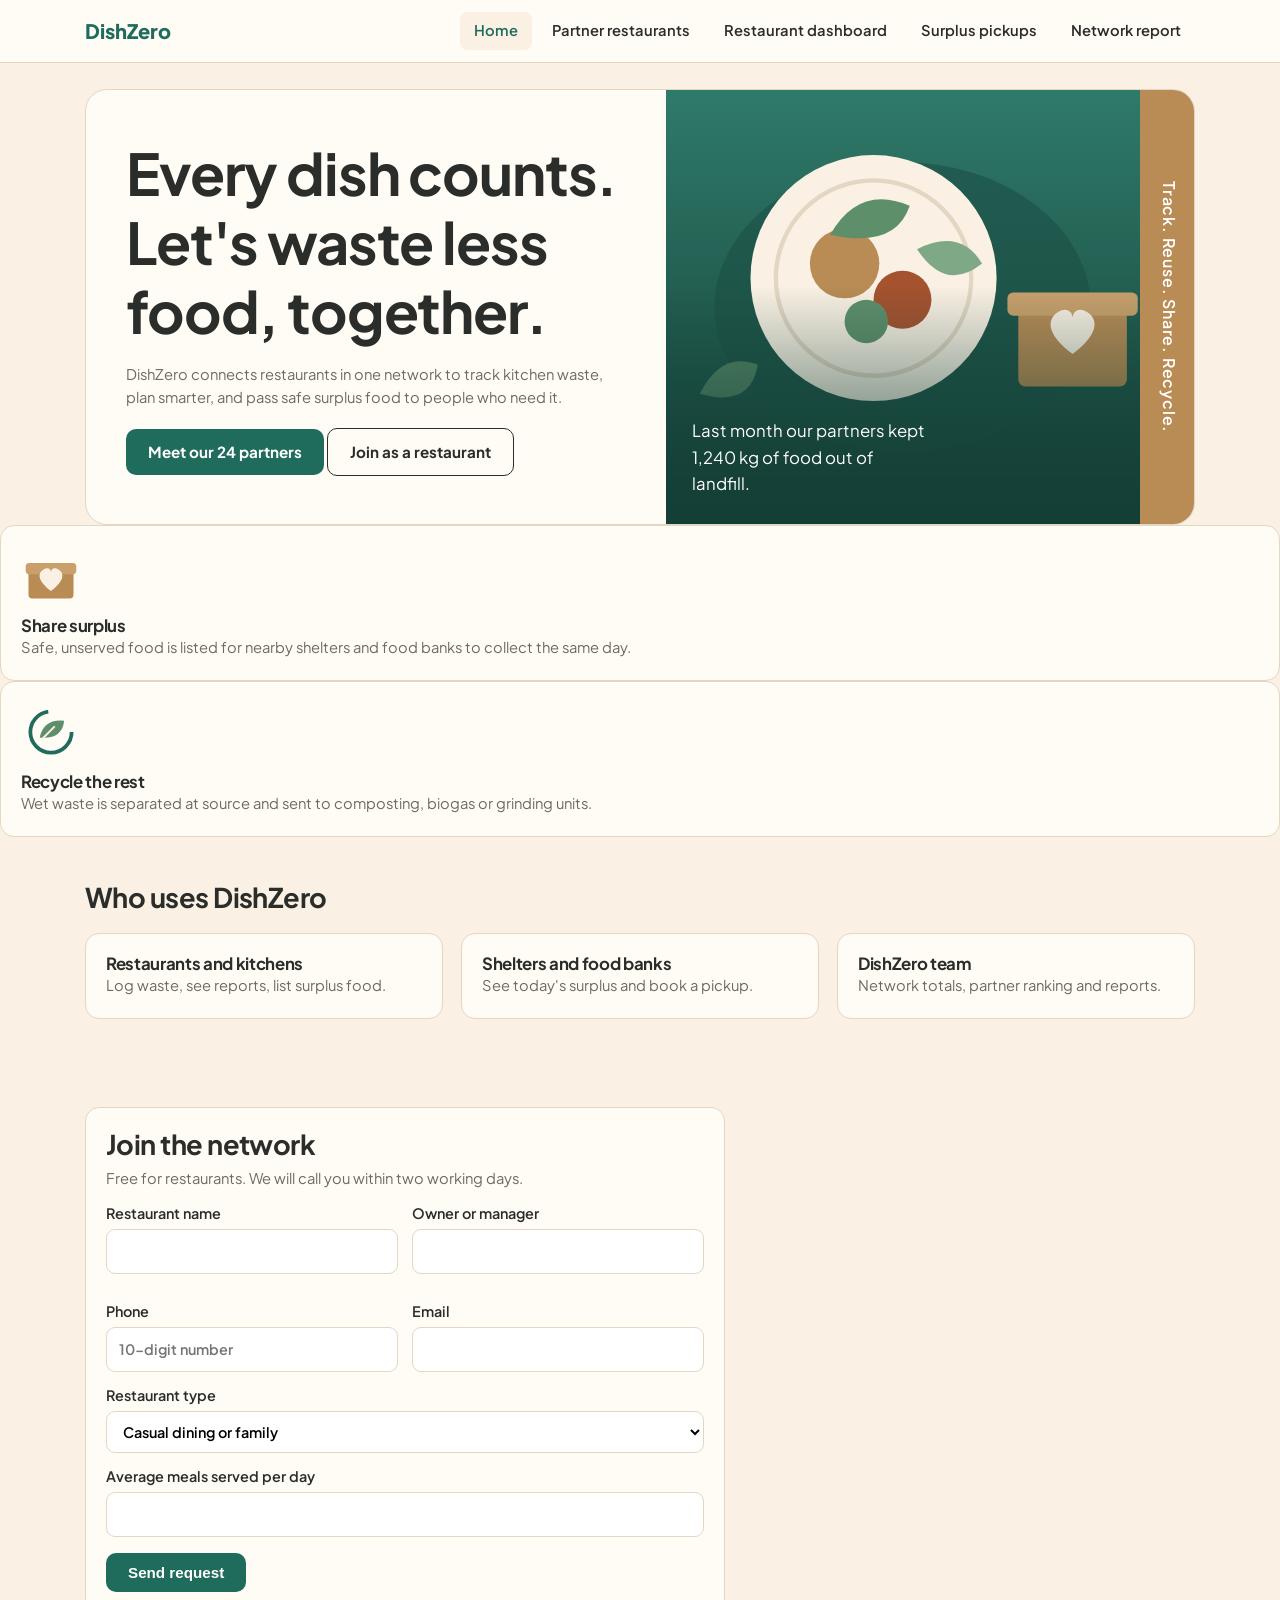
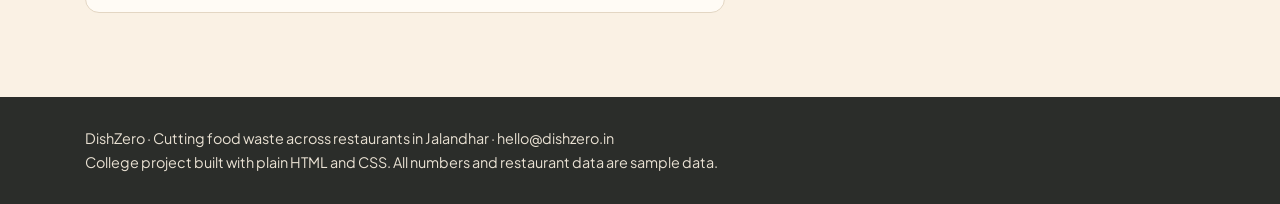
<file: index.html>
<!-login page-!>
<!DOCTYPE html>
<html lang="en">
<head>
    <meta charset="UTF-8">
    <meta name="viewport" content="width=device-width, initial-scale=1">
    <title>Home | DishZero</title>
    <link href="https://fonts.googleapis.com/css2?family=Plus+Jakarta+Sans:wght@400;600;800&display=swap" rel="stylesheet">
    <link rel="stylesheet" href="style.css">
</head>
<body>
<nav>
    <div class="wrap">
        <a class="logo" href="index.html">DishZero</a>
        <ul>
            <li><a class="on" href="index.html">Home</a></li>
            <li><a href="restaurants.html">Partner restaurants</a></li>
            <li><a href="dashboard.html">Restaurant dashboard</a></li>
            <li><a href="surplus.html">Surplus pickups</a></li>
            <li><a href="network.html">Network report</a></li>
        </ul>
    </div>
</nav>
<div class="wrap">
    <div class="hero">
        <div class="txt">
            <h1>Every dish counts. Let's waste less food, together.</h1>
            <p class="muted">DishZero connects restaurants in one network to track kitchen waste, plan smarter, and pass safe surplus food to people who need it.</p>
            <div>
                <a class="btn" href="restaurants.html">Meet our 24 partners</a>
                <a class="btn alt" href="#join">Join as a restaurant</a>
            </div>
        </div>
        <div class="hero-wrap">
            <div class="pic">
                <p>Last month our partners kept 1,240 kg of food out of landfill.</p>
            </div>
            <div class="strip">Track. Reuse. Share. Recycle.</div>
        </div>
    </div>
</div>
<div class="card"><img class="ic" src="images/step-3.svg" alt=""><h3>Share surplus</h3><p class="muted">Safe, unserved food is listed for nearby shelters and food banks to collect the same day.</p></div>
<div class="card"><img class="ic" src="images/step-4.svg" alt=""><h3>Recycle the rest</h3><p class="muted">Wet waste is separated at source and sent to composting, biogas or grinding units.</p></div></div></div></section>
<section><div class="wrap"><h2>Who uses DishZero</h2><div class="grid">
<a class="card role" href="dashboard.html"><h3>Restaurants and kitchens</h3><p class="muted">Log waste, see reports, list surplus food.</p></a>
<a class="card role" href="surplus.html"><h3>Shelters and food banks</h3><p class="muted">See today's surplus and book a pickup.</p></a>
<a class="card role" href="network.html"><h3>DishZero team</h3><p class="muted">Network totals, partner ranking and reports.</p></a></div></div></section>
<section id="join"><div class="wrap"><div class="card" style="max-width:640px"><h2>Join the network</h2><p class="muted">Free for restaurants. We will call you within two working days.</p><form action="#join"><div class="two"><label class="f">Restaurant name<input required></label><label class="f">Owner or manager<input required></label><label class="f">Phone<input required type="tel" pattern="[0-9]{10}" placeholder="10-digit number"></label><label class="f">Email<input type="email" required></label></div><label class="f">Restaurant type<select><option>Casual dining or family</option><option>Cafe or bakery</option><option>Farm-to-table or eco-conscious</option><option>Fast casual or cloud kitchen</option></select></label><label class="f">Average meals served per day<input type="number" min="1"></label><p style="margin-top:16px"><button class="btn">Send request</button></p></form></div></div></section>
<footer><div class="wrap">DishZero &middot; Cutting food waste across restaurants in Jalandhar &middot; hello@dishzero.in<br>College project built with plain HTML and CSS. All numbers and restaurant data are sample data.</div></footer></body></html>
</file>
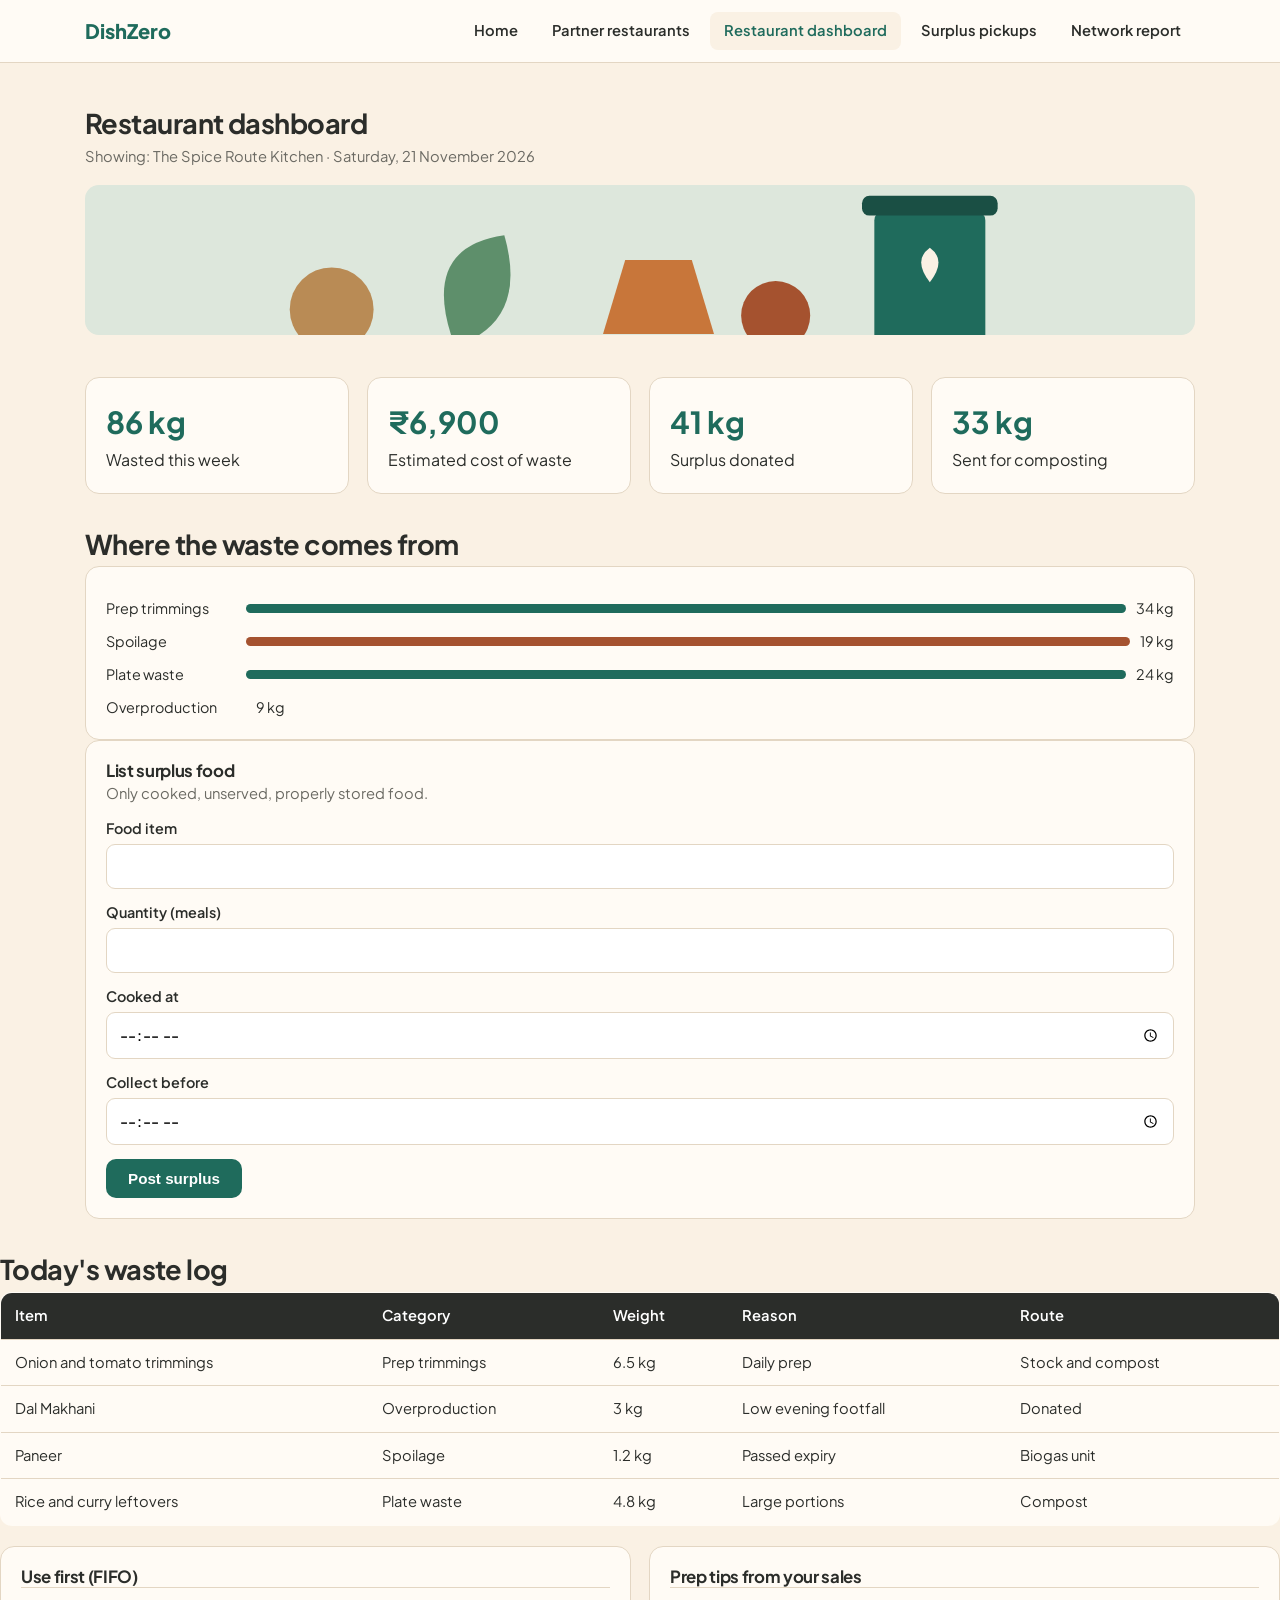
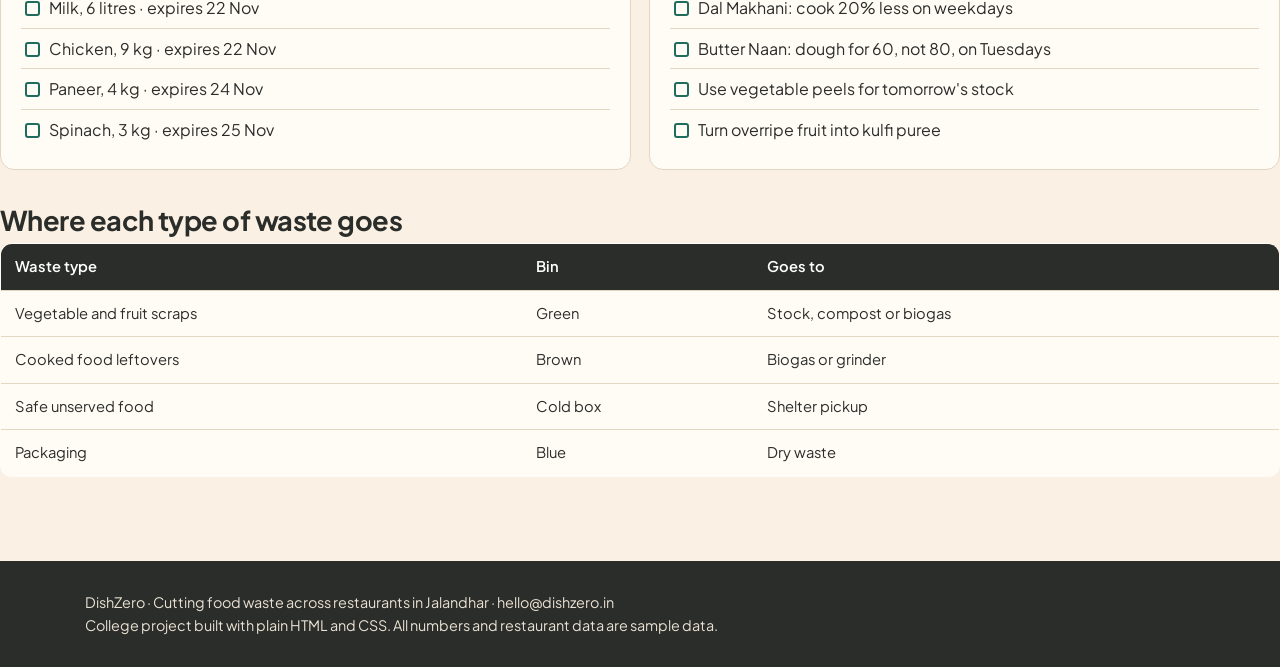
<file: dashboard.html>
<!DOCTYPE html>
<html lang="en">
<head>
    <meta charset="UTF-8">
    <meta name="viewport" content="width=device-width, initial-scale=1">
    <title>Dashboard | DishZero</title>
    <link href="https://fonts.googleapis.com/css2?family=Plus+Jakarta+Sans:wght@400;600;800&display=swap" rel="stylesheet">
    <link rel="stylesheet" href="style.css">
</head>
<body>
<nav>
    <div class="wrap">
        <a class="logo" href="index.html">DishZero</a>
        <ul>
            <li><a href="index.html">Home</a></li>
            <li><a href="restaurants.html">Partner restaurants</a></li>
            <li><a class="on" href="dashboard.html">Restaurant dashboard</a></li>
            <li><a href="surplus.html">Surplus pickups</a></li>
            <li><a href="network.html">Network report</a></li>
        </ul>
    </div>
</nav>
<section>
    <div class="wrap">
        <h2>Restaurant dashboard</h2>
        <p class="muted">Showing: The Spice Route Kitchen &middot; Saturday, 21 November 2026</p>
        <img class="banner" src="images/dashboard.svg" alt="Vegetable trimmings and a compost bin">
        <div class="grid">
            <div class="card stat">
                <b>86 kg</b>Wasted this week
            </div>
            <div class="card stat">
                <b>&#8377;6,900</b>Estimated cost of waste
            </div>
            <div class="card stat">
                <b>41 kg</b>Surplus donated
            </div>
            <div class="card stat">
                <b>33 kg</b>Sent for composting
            </div>
        </div>
        <h2 style="margin-top:34px">Where the waste comes from</h2>
        <div class="card">
            <div class="hbar">
                <span>Prep trimmings</span>
                <div class="bar">
                    <i style("width:40%"></i>
                </div>
                34 kg
            </div>
            <div class="hbar">
                <span>Spoilage</span>
                <div class="bar low">
                    <i style("width:22%"></i>
                </div>
                19 kg
            </div>
            <div class="hbar">
                <span>Plate waste</span>
                <div class="bar">
                    <i style("width:28%"></i>
                </div>
                24 kg
            </div>
            <div class="hbar">
                <span>Overproduction</span>
                <div class "bar">
                    <i style("width:10%"></i>
                </div>
                9 kg
            </div>
        </div>
<div class="card"><h3>List surplus food</h3><p class="muted">Only cooked, unserved, properly stored food.</p><form action="dashboard.html"><label class="f">Food item<input required></label><label class="f">Quantity (meals)<input type="number" min="1" required></label><label class="f">Cooked at<input type="time" required></label><label class="f">Collect before<input type="time" required></label><p style="margin-top:14px"><button class="btn">Post surplus</button></p></form></div></div>
<h2 style="margin-top:34px">Today's waste log</h2><div class="scroll"><table><tr><th>Item</th><th>Category</th><th>Weight</th><th>Reason</th><th>Route</th></tr><tr><td>Onion and tomato trimmings</td><td>Prep trimmings</td><td>6.5 kg</td><td>Daily prep</td><td>Stock and compost</td></tr><tr><td>Dal Makhani</td><td>Overproduction</td><td>3 kg</td><td>Low evening footfall</td><td>Donated</td></tr><tr><td>Paneer</td><td>Spoilage</td><td>1.2 kg</td><td>Passed expiry</td><td>Biogas unit</td></tr><tr><td>Rice and curry leftovers</td><td>Plate waste</td><td>4.8 kg</td><td>Large portions</td><td>Compost</td></tr></table></div>
<div class="grid"><div class="card"><h3>Use first (FIFO)</h3><ul class="checks"><li>Milk, 6 litres &middot; expires 22 Nov</li><li>Chicken, 9 kg &middot; expires 22 Nov</li><li>Paneer, 4 kg &middot; expires 24 Nov</li><li>Spinach, 3 kg &middot; expires 25 Nov</li></ul></div>
<div class="card"><h3>Prep tips from your sales</h3><ul class="checks"><li>Dal Makhani: cook 20% less on weekdays</li><li>Butter Naan: dough for 60, not 80, on Tuesdays</li><li>Use vegetable peels for tomorrow's stock</li><li>Turn overripe fruit into kulfi puree</li></ul></div></div>
<h2 style="margin-top:34px">Where each type of waste goes</h2><div class="scroll"><table><tr><th>Waste type</th><th>Bin</th><th>Goes to</th></tr><tr><td>Vegetable and fruit scraps</td><td>Green</td><td>Stock, compost or biogas</td></tr><tr><td>Cooked food leftovers</td><td>Brown</td><td>Biogas or grinder</td></tr><tr><td>Safe unserved food</td><td>Cold box</td><td>Shelter pickup</td></tr><tr><td>Packaging</td><td>Blue</td><td>Dry waste</td></tr></table></div>
</div></section><footer><div class="wrap">DishZero &middot; Cutting food waste across restaurants in Jalandhar &middot; hello@dishzero.in<br>College project built with plain HTML and CSS. All numbers and restaurant data are sample data.</div></footer></body></html>
</file>
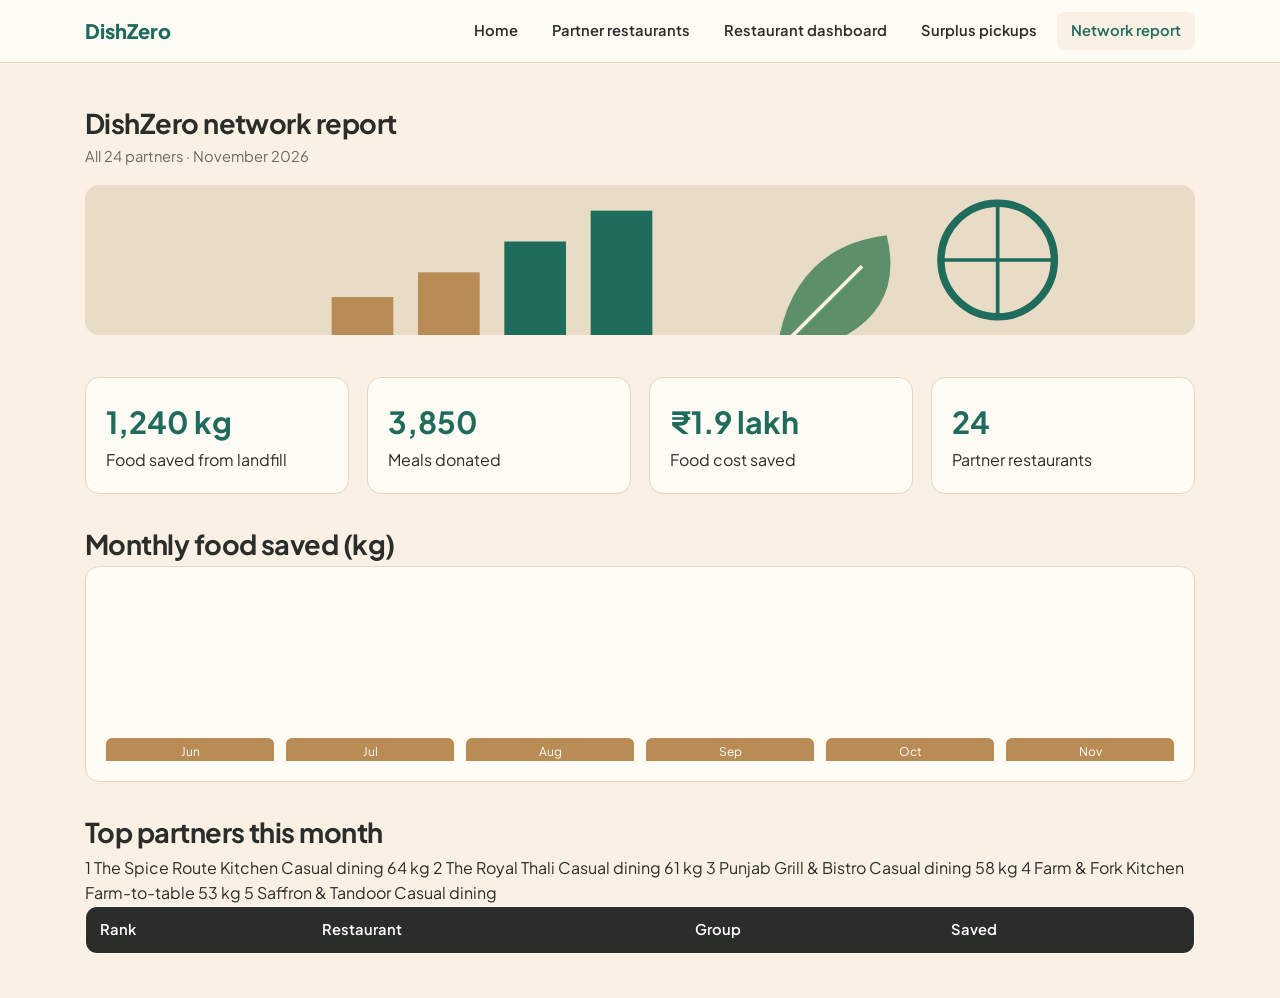
<file: network.html>
<!DOCTYPE html>
<html lang="en">
<head>
    <meta charset="UTF-8">
    <meta name="viewport" content="width=device-width, initial-scale=1">
    <title>Network report | DishZero</title>
    <link href="https://fonts.googleapis.com/css2?family=Plus+Jakarta+Sans:wght@400;600;800&display=swap" rel="stylesheet">
    <link rel="stylesheet" href="style.css">
</head>
<body>
<nav>
    <div class="wrap">
        <a class="logo" href="index.html">DishZero</a>
        <ul>
            <li><a  href="index.html">Home</a></li>
            <li><a  href="restaurants.html">Partner restaurants</a></li>
            <li><a  href="dashboard.html">Restaurant dashboard</a></li>
            <li><a  href="surplus.html">Surplus pickups</a></li>
            <li><a class="on" href="network.html">Network report</a></li>
        </ul>
    </div>
</nav>
<section>
    <div class="wrap">
        <h2>DishZero network report</h2>
        <p class="muted">All 24 partners &middot; November 2026</p>
        <img class="banner" src="images/network.svg" alt="Growth chart and leaf">
        <div class="grid">
            <div class="card stat"><b>1,240 kg</b>Food saved from landfill</div>
            <div class="card stat"><b>3,850</b>Meals donated</div>
            <div class="card stat"><b>&#8377;1.9 lakh</b>Food cost saved</div>
            <div class="card stat"><b>24</b>Partner restaurants</div>
        </div>
        <h2 style="margin-top:34px">Monthly food saved (kg)</h2>
        <div class="card">
            <div class="chart">
                <div style("height:30%");>Jun</div>
                <div style("height:42%");>Jul</div>
                <div style("height:55%");>Aug</div>
                <div style("height:68%");>Sep</div>
                <div style("height:84%");>Oct</div>
                <div style("height:100%");>Nov</div>
            </div>
        </div>
        <h2 style="margin-top:34px">Top partners this month</h2>
        <div class="scroll">
            <table>
                <tr>
                    <th>Rank</th>
                    <th>Restaurant</th>
                    <th>Group</th>
                    <th>Saved</th>
                </tr>
                <tr)
                    >1
                </td
                    >The Spice Route Kitchen
                </td
                    >Casual dining
                </td
                    >64 kg
                </td
                    >
                </tr
                    >
                <tr)
                    >2
                </td
                    >The Royal Thali
                </td
                    >Casual dining
                </td
                    >61 kg
                </td
                    >
                </tr
                    >
                <tr)
                    >3
                </td
                    >Punjab Grill &amp; Bistro
                </td
                    >Casual dining
                </td
                    >58 kg
                </td
                    >
                </tr
                    >
                <tr)
                    >4
                </td
                    >Farm &amp; Fork Kitchen
                </td
                    >Farm-to-table
                </td
                    >53 kg
                </td
                    >
                </tr
                    >
                <tr)
                    >5
                </td
                    >Saffron &amp; Tandoor
                </td
                    >Casual dining
</file>
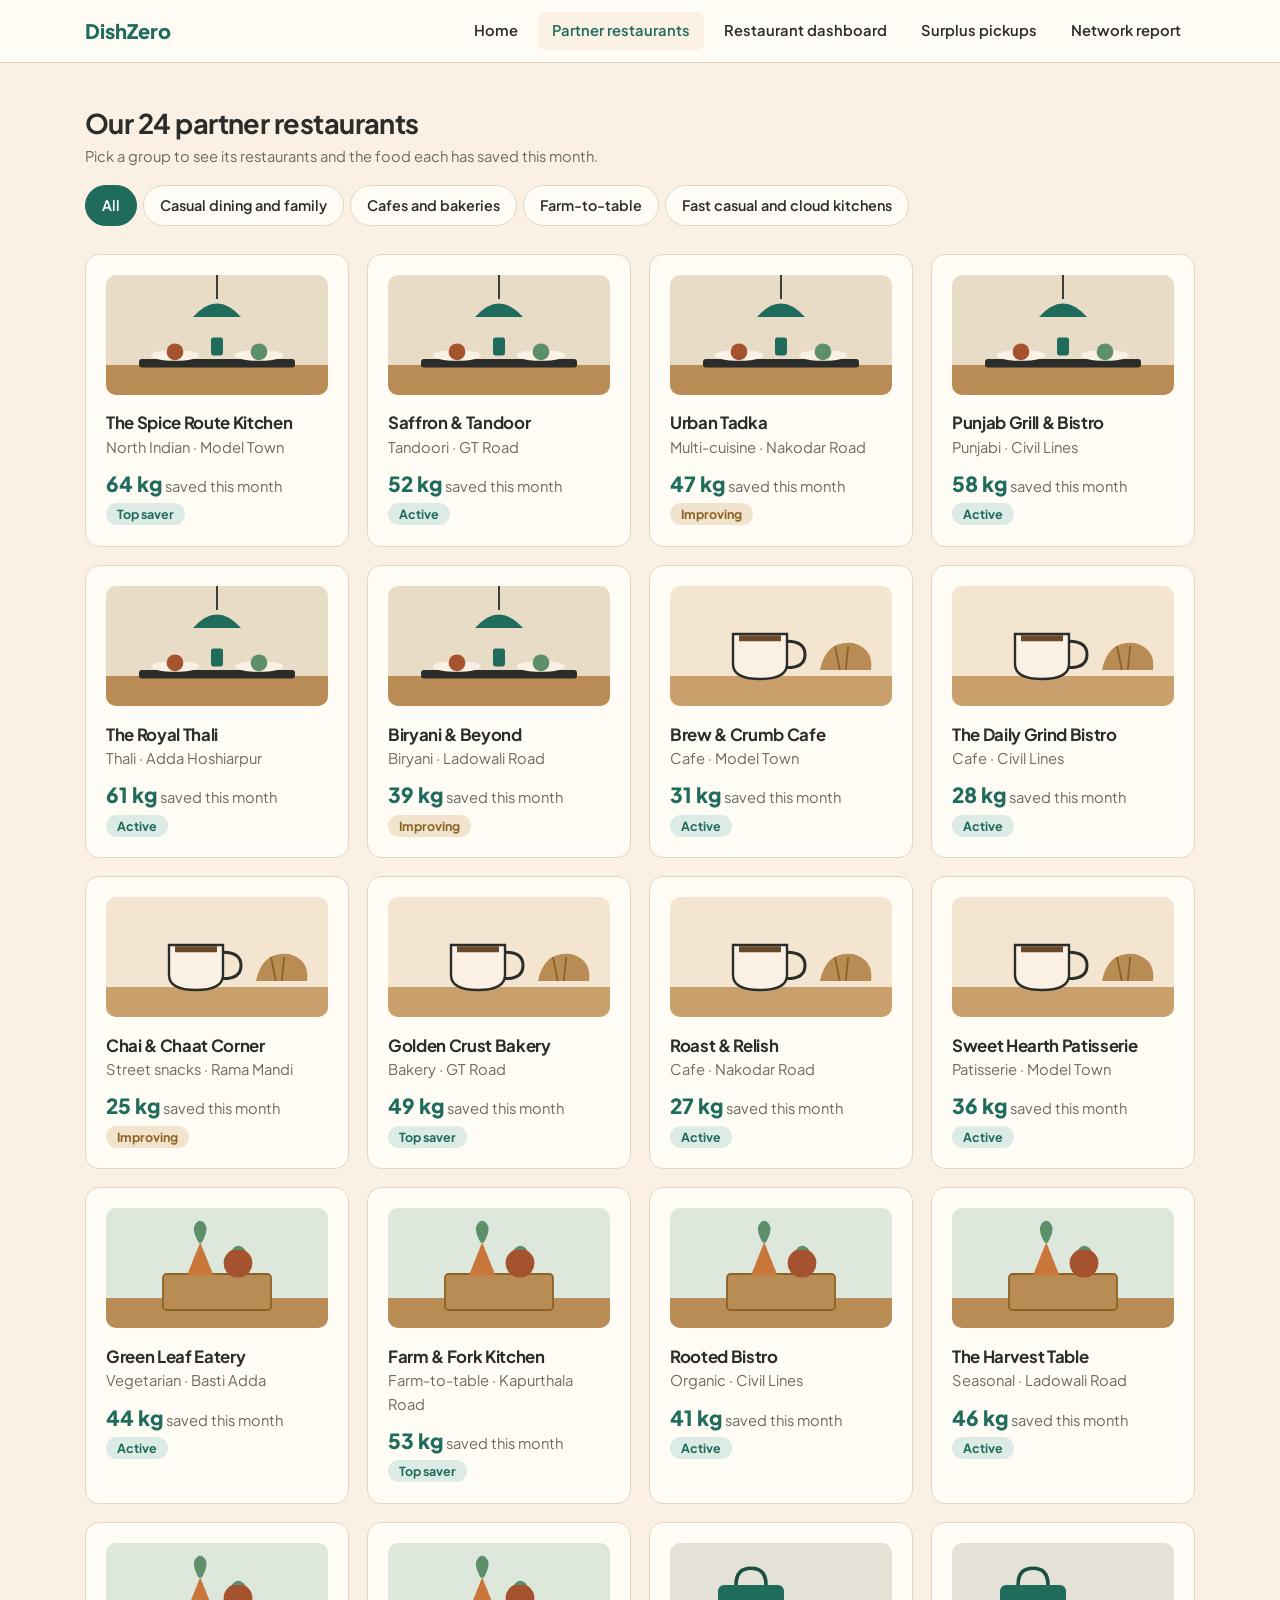
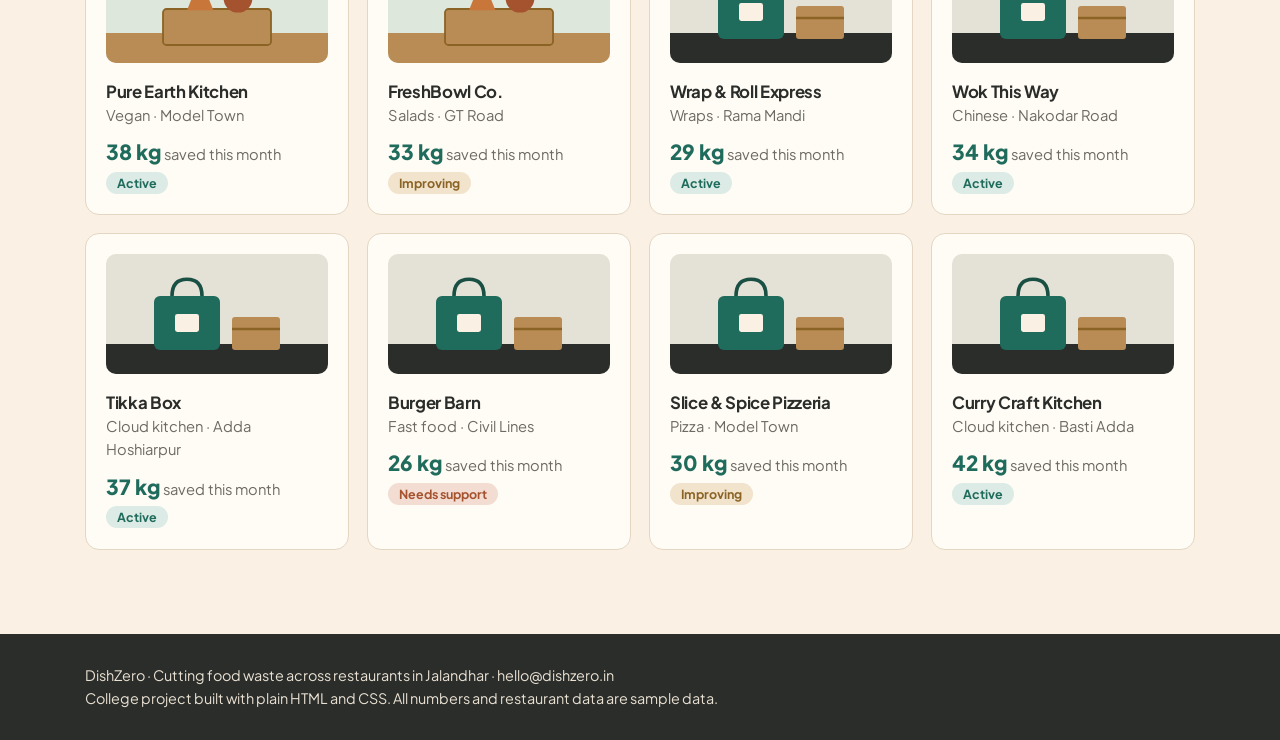
<file: restaurants.html>
<!DOCTYPE html>
<html lang="en">
<head><meta charset="UTF-8"><meta name="viewport" content="width=device-width,initial-scale=1"><title>Partner restaurants | DishZero</title><link href="https://fonts.googleapis.com/css2?family=Plus+Jakarta+Sans:wght@400;600;800&display=swap" rel="stylesheet"><link rel="stylesheet" href="style.css"></head><body>
<nav><div class="wrap"><a class="logo" href="index.html">DishZero</a><ul><li><a  href="index.html">Home</a></li><li><a class="on" href="restaurants.html">Partner restaurants</a></li><li><a  href="dashboard.html">Restaurant dashboard</a></li><li><a  href="surplus.html">Surplus pickups</a></li><li><a  href="network.html">Network report</a></li></ul></div></nav>
<section><div class="wrap"><h2>Our 24 partner restaurants</h2><p class="muted">Pick a group to see its restaurants and the food each has saved this month.</p><div class="filters" style="margin-top:16px"><input type="radio" name="g" id="g-all" checked><label for="g-all">All</label><input type="radio" name="g" id="g-cd"><label for="g-cd">Casual dining and family</label><input type="radio" name="g" id="g-cb"><label for="g-cb">Cafes and bakeries</label><input type="radio" name="g" id="g-eco"><label for="g-eco">Farm-to-table</label><input type="radio" name="g" id="g-fc"><label for="g-fc">Fast casual and cloud kitchens</label><div class="grid">
<div class="card rest c-cd"><img class="rimg" src="images/cd.svg" alt="Family dining table"><h3>The Spice Route Kitchen</h3><p class="muted">North Indian &middot; Model Town</p><p style="margin-top:8px"><span class="kg">64 kg</span> <span class="muted">saved this month</span></p><span class="pill ">Top saver</span></div>
<div class="card rest c-cd"><img class="rimg" src="images/cd.svg" alt="Family dining table"><h3>Saffron &amp; Tandoor</h3><p class="muted">Tandoori &middot; GT Road</p><p style="margin-top:8px"><span class="kg">52 kg</span> <span class="muted">saved this month</span></p><span class="pill ">Active</span></div>
<div class="card rest c-cd"><img class="rimg" src="images/cd.svg" alt="Family dining table"><h3>Urban Tadka</h3><p class="muted">Multi-cuisine &middot; Nakodar Road</p><p style="margin-top:8px"><span class="kg">47 kg</span> <span class="muted">saved this month</span></p><span class="pill mid">Improving</span></div>
<div class="card rest c-cd"><img class="rimg" src="images/cd.svg" alt="Family dining table"><h3>Punjab Grill &amp; Bistro</h3><p class="muted">Punjabi &middot; Civil Lines</p><p style="margin-top:8px"><span class="kg">58 kg</span> <span class="muted">saved this month</span></p><span class="pill ">Active</span></div>
<div class="card rest c-cd"><img class="rimg" src="images/cd.svg" alt="Family dining table"><h3>The Royal Thali</h3><p class="muted">Thali &middot; Adda Hoshiarpur</p><p style="margin-top:8px"><span class="kg">61 kg</span> <span class="muted">saved this month</span></p><span class="pill ">Active</span></div>
<div class="card rest c-cd"><img class="rimg" src="images/cd.svg" alt="Family dining table"><h3>Biryani &amp; Beyond</h3><p class="muted">Biryani &middot; Ladowali Road</p><p style="margin-top:8px"><span class="kg">39 kg</span> <span class="muted">saved this month</span></p><span class="pill mid">Improving</span></div>
<div class="card rest c-cb"><img class="rimg" src="images/cb.svg" alt="Cafe coffee and croissant"><h3>Brew &amp; Crumb Cafe</h3><p class="muted">Cafe &middot; Model Town</p><p style="margin-top:8px"><span class="kg">31 kg</span> <span class="muted">saved this month</span></p><span class="pill ">Active</span></div>
<div class="card rest c-cb"><img class="rimg" src="images/cb.svg" alt="Cafe coffee and croissant"><h3>The Daily Grind Bistro</h3><p class="muted">Cafe &middot; Civil Lines</p><p style="margin-top:8px"><span class="kg">28 kg</span> <span class="muted">saved this month</span></p><span class="pill ">Active</span></div>
<div class="card rest c-cb"><img class="rimg" src="images/cb.svg" alt="Cafe coffee and croissant"><h3>Chai &amp; Chaat Corner</h3><p class="muted">Street snacks &middot; Rama Mandi</p><p style="margin-top:8px"><span class="kg">25 kg</span> <span class="muted">saved this month</span></p><span class="pill mid">Improving</span></div>
<div class="card rest c-cb"><img class="rimg" src="images/cb.svg" alt="Cafe coffee and croissant"><h3>Golden Crust Bakery</h3><p class="muted">Bakery &middot; GT Road</p><p style="margin-top:8px"><span class="kg">49 kg</span> <span class="muted">saved this month</span></p><span class="pill ">Top saver</span></div>
<div class="card rest c-cb"><img class="rimg" src="images/cb.svg" alt="Cafe coffee and croissant"><h3>Roast &amp; Relish</h3><p class="muted">Cafe &middot; Nakodar Road</p><p style="margin-top:8px"><span class="kg">27 kg</span> <span class="muted">saved this month</span></p><span class="pill ">Active</span></div>
<div class="card rest c-cb"><img class="rimg" src="images/cb.svg" alt="Cafe coffee and croissant"><h3>Sweet Hearth Patisserie</h3><p class="muted">Patisserie &middot; Model Town</p><p style="margin-top:8px"><span class="kg">36 kg</span> <span class="muted">saved this month</span></p><span class="pill ">Active</span></div>
<div class="card rest c-eco"><img class="rimg" src="images/eco.svg" alt="Fresh vegetables in a crate"><h3>Green Leaf Eatery</h3><p class="muted">Vegetarian &middot; Basti Adda</p><p style="margin-top:8px"><span class="kg">44 kg</span> <span class="muted">saved this month</span></p><span class="pill ">Active</span></div>
<div class="card rest c-eco"><img class="rimg" src="images/eco.svg" alt="Fresh vegetables in a crate"><h3>Farm &amp; Fork Kitchen</h3><p class="muted">Farm-to-table &middot; Kapurthala Road</p><p style="margin-top:8px"><span class="kg">53 kg</span> <span class="muted">saved this month</span></p><span class="pill ">Top saver</span></div>
<div class="card rest c-eco"><img class="rimg" src="images/eco.svg" alt="Fresh vegetables in a crate"><h3>Rooted Bistro</h3><p class="muted">Organic &middot; Civil Lines</p><p style="margin-top:8px"><span class="kg">41 kg</span> <span class="muted">saved this month</span></p><span class="pill ">Active</span></div>
<div class="card rest c-eco"><img class="rimg" src="images/eco.svg" alt="Fresh vegetables in a crate"><h3>The Harvest Table</h3><p class="muted">Seasonal &middot; Ladowali Road</p><p style="margin-top:8px"><span class="kg">46 kg</span> <span class="muted">saved this month</span></p><span class="pill ">Active</span></div>
<div class="card rest c-eco"><img class="rimg" src="images/eco.svg" alt="Fresh vegetables in a crate"><h3>Pure Earth Kitchen</h3><p class="muted">Vegan &middot; Model Town</p><p style="margin-top:8px"><span class="kg">38 kg</span> <span class="muted">saved this month</span></p><span class="pill ">Active</span></div>
<div class="card rest c-eco"><img class="rimg" src="images/eco.svg" alt="Fresh vegetables in a crate"><h3>FreshBowl Co.</h3><p class="muted">Salads &middot; GT Road</p><p style="margin-top:8px"><span class="kg">33 kg</span> <span class="muted">saved this month</span></p><span class="pill mid">Improving</span></div>
<div class="card rest c-fc"><img class="rimg" src="images/fc.svg" alt="Delivery bag and food box"><h3>Wrap &amp; Roll Express</h3><p class="muted">Wraps &middot; Rama Mandi</p><p style="margin-top:8px"><span class="kg">29 kg</span> <span class="muted">saved this month</span></p><span class="pill ">Active</span></div>
<div class="card rest c-fc"><img class="rimg" src="images/fc.svg" alt="Delivery bag and food box"><h3>Wok This Way</h3><p class="muted">Chinese &middot; Nakodar Road</p><p style="margin-top:8px"><span class="kg">34 kg</span> <span class="muted">saved this month</span></p><span class="pill ">Active</span></div>
<div class="card rest c-fc"><img class="rimg" src="images/fc.svg" alt="Delivery bag and food box"><h3>Tikka Box</h3><p class="muted">Cloud kitchen &middot; Adda Hoshiarpur</p><p style="margin-top:8px"><span class="kg">37 kg</span> <span class="muted">saved this month</span></p><span class="pill ">Active</span></div>
<div class="card rest c-fc"><img class="rimg" src="images/fc.svg" alt="Delivery bag and food box"><h3>Burger Barn</h3><p class="muted">Fast food &middot; Civil Lines</p><p style="margin-top:8px"><span class="kg">26 kg</span> <span class="muted">saved this month</span></p><span class="pill low">Needs support</span></div>
<div class="card rest c-fc"><img class="rimg" src="images/fc.svg" alt="Delivery bag and food box"><h3>Slice &amp; Spice Pizzeria</h3><p class="muted">Pizza &middot; Model Town</p><p style="margin-top:8px"><span class="kg">30 kg</span> <span class="muted">saved this month</span></p><span class="pill mid">Improving</span></div>
<div class="card rest c-fc"><img class="rimg" src="images/fc.svg" alt="Delivery bag and food box"><h3>Curry Craft Kitchen</h3><p class="muted">Cloud kitchen &middot; Basti Adda</p><p style="margin-top:8px"><span class="kg">42 kg</span> <span class="muted">saved this month</span></p><span class="pill ">Active</span></div>
</div></div></div></section><footer><div class="wrap">DishZero &middot; Cutting food waste across restaurants in Jalandhar &middot; hello@dishzero.in<br>College project built with plain HTML and CSS. All numbers and restaurant data are sample data.</div></footer></body></html>
</file>
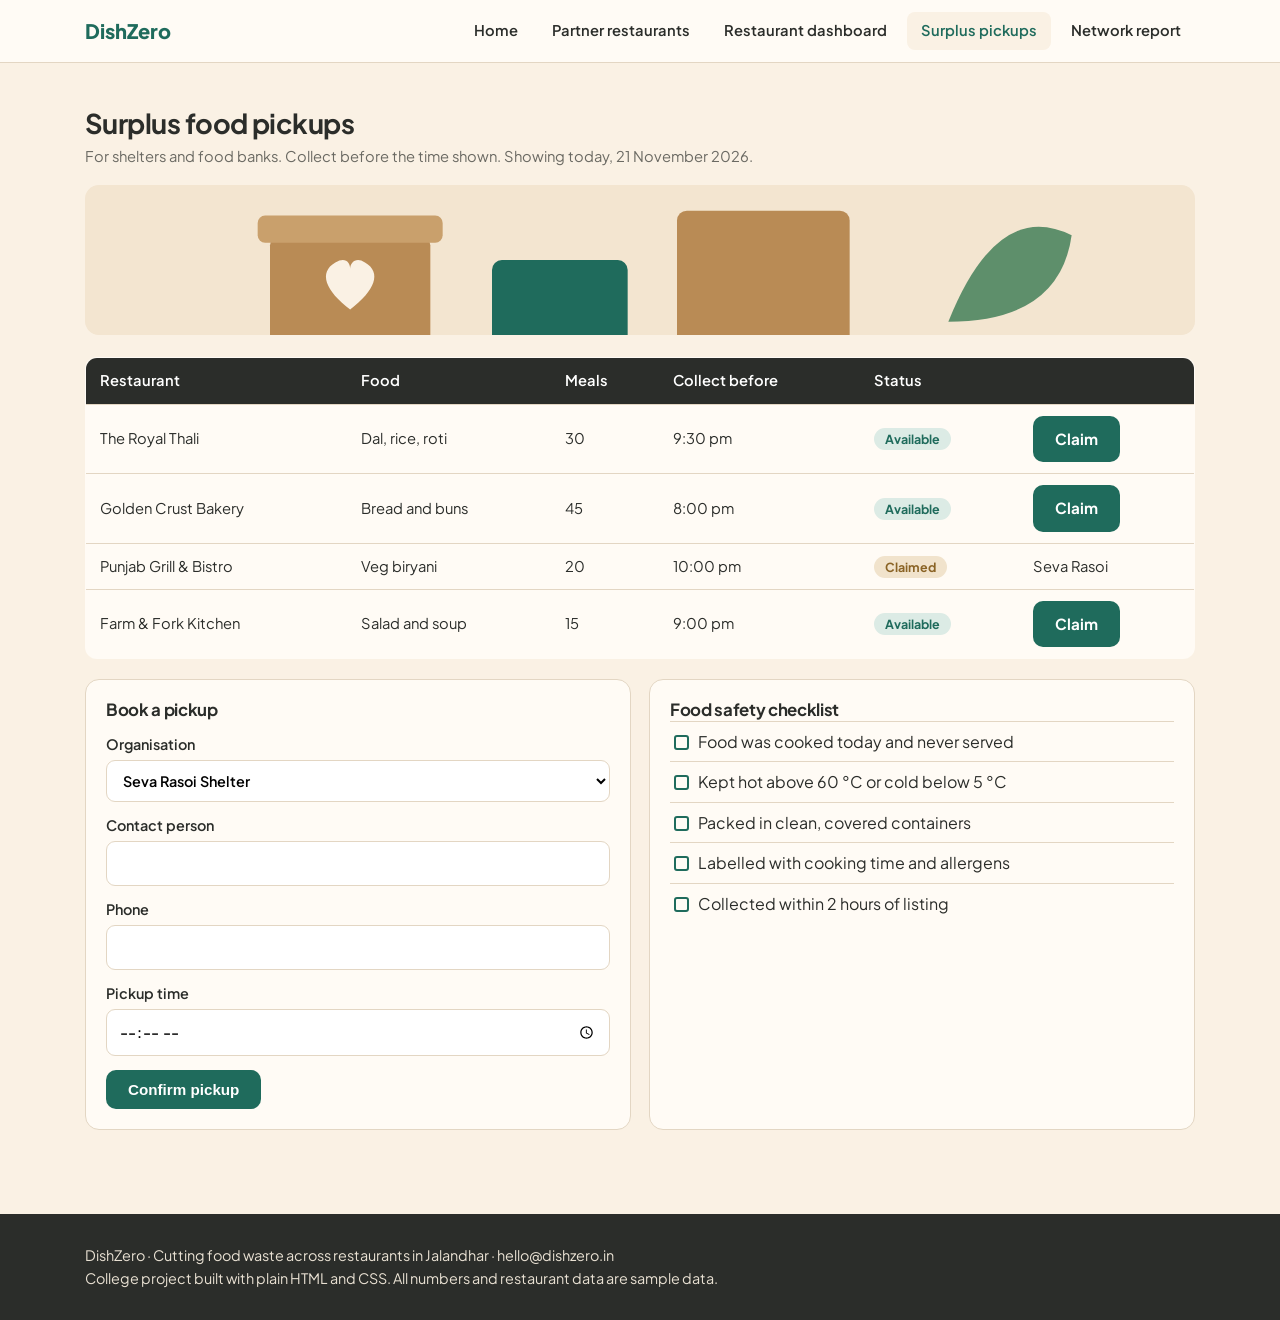
<file: surplus.html>
<!DOCTYPE html><html lang="en"><head><meta charset="UTF-8"><meta name="viewport" content="width=device-width,initial-scale=1"><title>Surplus | DishZero</title><link href="https://fonts.googleapis.com/css2?family=Plus+Jakarta+Sans:wght@400;600;800&display=swap" rel="stylesheet"><link rel="stylesheet" href="style.css"></head><body>
<nav><div class="wrap"><a class="logo" href="index.html">DishZero</a><ul><li><a  href="index.html">Home</a></li><li><a  href="restaurants.html">Partner restaurants</a></li><li><a  href="dashboard.html">Restaurant dashboard</a></li><li><a class="on" href="surplus.html">Surplus pickups</a></li><li><a  href="network.html">Network report</a></li></ul></div></nav>
<section><div class="wrap"><h2>Surplus food pickups</h2><p class="muted">For shelters and food banks. Collect before the time shown. Showing today, 21 November 2026.</p><img class="banner" src="images/surplus.svg" alt="Boxes of food ready to share"><div class="scroll"><table><tr><th>Restaurant</th><th>Food</th><th>Meals</th><th>Collect before</th><th>Status</th><th></th></tr>
<tr><td>The Royal Thali</td><td>Dal, rice, roti</td><td>30</td><td>9:30 pm</td><td><span class="pill">Available</span></td><td><a class="btn" href="#claim">Claim</a></td></tr>
<tr><td>Golden Crust Bakery</td><td>Bread and buns</td><td>45</td><td>8:00 pm</td><td><span class="pill">Available</span></td><td><a class="btn" href="#claim">Claim</a></td></tr>
<tr><td>Punjab Grill &amp; Bistro</td><td>Veg biryani</td><td>20</td><td>10:00 pm</td><td><span class="pill mid">Claimed</span></td><td>Seva Rasoi</td></tr>
<tr><td>Farm &amp; Fork Kitchen</td><td>Salad and soup</td><td>15</td><td>9:00 pm</td><td><span class="pill">Available</span></td><td><a class="btn" href="#claim">Claim</a></td></tr></table></div>
<div class="grid"><div class="card" id="claim"><h3>Book a pickup</h3><form action="surplus.html#claim"><label class="f">Organisation<select><option>Seva Rasoi Shelter</option><option>Jalandhar Food Bank</option><option>Asha Kiran Home</option></select></label><label class="f">Contact person<input required></label><label class="f">Phone<input type="tel" pattern="[0-9]{10}" required></label><label class="f">Pickup time<input type="time" required></label><p style="margin-top:14px"><button class="btn">Confirm pickup</button></p></form></div>
<div class="card"><h3>Food safety checklist</h3><ul class="checks"><li>Food was cooked today and never served</li><li>Kept hot above 60 &deg;C or cold below 5 &deg;C</li><li>Packed in clean, covered containers</li><li>Labelled with cooking time and allergens</li><li>Collected within 2 hours of listing</li></ul></div></div></div></section><footer><div class="wrap">DishZero &middot; Cutting food waste across restaurants in Jalandhar &middot; hello@dishzero.in<br>College project built with plain HTML and CSS. All numbers and restaurant data are sample data.</div></footer></body></html>
</file>
<file: style.css>
/* Tulsi Table - plain HTML + CSS only (no JavaScript) */
:root{--cream:#FAF1E4;--card:#FFFBF5;--ink:#2B2D2A;--soft:#6B6A63;--tan:#B98B55;--teal:#1F6B5C;--line:#E3D6C3;--warn:#A5522F;}
*{margin:0;padding:0;box-sizing:border-box}
body{font-family:'Plus Jakarta Sans',Segoe UI,Arial,sans-serif;background:var(--cream);color:var(--ink);line-height:1.6}
a{color:inherit}
h1,h2,h3{line-height:1.2;letter-spacing:-.02em}
h1{font-size:clamp(2.2rem,5vw,3.6rem)}h2{font-size:1.7rem;margin-bottom:6px}h3{font-size:1.05rem}
.wrap{max-width:1150px;margin:0 auto;padding:0 20px}
section{padding:44px 0}
.muted{color:var(--soft);font-size:.92rem}
/* navbar */
nav{background:var(--card);border-bottom:1px solid var(--line);position:sticky;top:0;z-index:5}
nav .wrap{display:flex;flex-wrap:wrap;align-items:center;justify-content:space-between;gap:10px;padding-top:12px;padding-bottom:12px}
.logo{font-weight:800;font-size:1.25rem;text-decoration:none;color:var(--teal)}
nav ul{display:flex;flex-wrap:wrap;gap:6px;list-style:none}
nav li a{display:block;padding:7px 14px;border-radius:8px;text-decoration:none;font-weight:600;font-size:.92rem}
nav li a:hover,nav li a.on{background:var(--cream);color:var(--teal)}
.btn{display:inline-block;background:var(--teal);color:#fff;padding:11px 22px;border-radius:10px;font-weight:700;text-decoration:none;border:0;font-size:.95rem;cursor:pointer}
.btn:hover{background:#17574a}.btn.alt{background:transparent;color:var(--ink);border:1.5px solid var(--ink)}
a:focus-visible,button:focus-visible,input:focus-visible,select:focus-visible,label:focus-visible{outline:3px solid var(--tan);outline-offset:2px}
/* hero: cream text + photo-style panel with tan side strip (from the award card reference) */
.hero{display:grid;grid-template-columns:1.1fr 1fr;border-radius:22px;overflow:hidden;background:var(--card);border:1px solid var(--line);margin-top:26px}
.hero .txt{padding:48px 40px;display:flex;flex-direction:column;gap:18px;justify-content:center}
.hero .pic{background:linear-gradient(160deg,#2F7A69,#1A4F44);display:flex;align-items:flex-end;padding:26px;color:#fff;min-height:300px;position:relative}
.hero .pic p{max-width:240px;font-size:1.05rem}
.strip{background:var(--tan);color:#fff;writing-mode:vertical-rl;text-align:center;padding:16px 12px;font-weight:600;letter-spacing:.05em}
.hero-wrap{display:grid;grid-template-columns:1fr 54px}
.hero-wrap .pic{grid-column:1}.hero-wrap .strip{grid-column:2}
/* cards + grids */
.grid{display:grid;grid-template-columns:repeat(auto-fit,minmax(240px,1fr));gap:18px;margin-top:20px}
.card{background:var(--card);border:1px solid var(--line);border-radius:14px;padding:20px}
.dish .ph{height:110px;border-radius:10px;background:#E9DCC6;margin-bottom:12px;display:flex;align-items:center;justify-content:center;font-size:2.2rem;font-weight:800;color:var(--tan)}
.dish .row{display:flex;justify-content:space-between;align-items:center;margin-top:8px}
.price{font-weight:800;color:var(--teal)}
.tag{display:inline-block;font-size:.75rem;font-weight:600;padding:2px 9px;border-radius:20px;background:var(--cream);border:1px solid var(--line);margin:6px 4px 0 0}
.tag.v{color:var(--teal)}.tag.wn{color:var(--warn)}
.soldout{opacity:.55}
/* css-only menu filter */
.filters input{position:absolute;opacity:0}
.filters label{display:inline-block;padding:8px 16px;border:1px solid var(--line);border-radius:30px;background:var(--card);cursor:pointer;font-weight:600;font-size:.9rem;margin:0 6px 8px 0}
.filters input:checked+label{background:var(--teal);color:#fff;border-color:var(--teal)}
.filters input:focus-visible+label{outline:3px solid var(--tan)}
#f-veg:checked~.grid .nv,#f-nv:checked~.grid .vg,#f-main:checked~.grid .cat-s,#f-main:checked~.grid .cat-d,#f-starter:checked~.grid .cat-m,#f-starter:checked~.grid .cat-d,#f-dessert:checked~.grid .cat-m,#f-dessert:checked~.grid .cat-s{display:none}
/* forms */
form label.f{display:block;font-weight:600;font-size:.9rem;margin-top:12px}
input,select,textarea{width:100%;padding:10px 12px;border:1px solid var(--line);border-radius:9px;background:#fff;font:inherit;margin-top:4px}
.two{display:grid;grid-template-columns:1fr 1fr;gap:14px}
/* tables */
.scroll{overflow-x:auto}
table{width:100%;border-collapse:collapse;background:var(--card);border:1px solid var(--line);border-radius:12px;overflow:hidden;font-size:.92rem}
th{background:var(--ink);color:#fff;text-align:left;padding:11px 14px;font-weight:600}
td{padding:11px 14px;border-top:1px solid var(--line)}
.pill{padding:3px 11px;border-radius:20px;font-size:.78rem;font-weight:700;background:#DCEBE5;color:var(--teal)}
.pill.low{background:#F3DDD2;color:var(--warn)}.pill.mid{background:#F1E3CC;color:#8A6325}
.bar{height:9px;background:var(--line);border-radius:6px;overflow:hidden;min-width:90px}
.bar i{display:block;height:100%;background:var(--teal)}.bar.low i{background:var(--warn)}
.stat b{display:block;font-size:1.9rem;color:var(--teal)}
/* kanban */
.board{display:grid;grid-template-columns:repeat(auto-fit,minmax(230px,1fr));gap:16px;margin-top:18px}
.col h3{padding:10px 14px;background:var(--ink);color:#fff;border-radius:10px 10px 0 0}
.col .ticket{border:1px solid var(--line);border-top:0;background:var(--card);padding:14px;font-size:.9rem}
.col .ticket:last-child{border-radius:0 0 10px 10px}
.chart{display:flex;align-items:flex-end;gap:12px;height:160px;margin-top:14px}
.chart div{flex:1;background:var(--tan);border-radius:6px 6px 0 0;text-align:center;font-size:.75rem;color:#fff;padding-top:4px}
.role{text-decoration:none;display:block}.role:hover{border-color:var(--teal)}
.tabs{display:flex;gap:8px;flex-wrap:wrap;margin:18px 0 4px}
footer{background:var(--ink);color:#e9e1d3;padding:30px 0;margin-top:40px;font-size:.9rem}
@media(max-width:760px){.hero{grid-template-columns:1fr}.hero .txt{padding:30px 22px}.two{grid-template-columns:1fr}}
@media(prefers-reduced-motion:reduce){*{transition:none!important}}
/* DishZero additions */
#g-cd:checked~.grid .c-cb,#g-cd:checked~.grid .c-eco,#g-cd:checked~.grid .c-fc,#g-cb:checked~.grid .c-cd,#g-cb:checked~.grid .c-eco,#g-cb:checked~.grid .c-fc,#g-eco:checked~.grid .c-cd,#g-eco:checked~.grid .c-cb,#g-eco:checked~.grid .c-fc,#g-fc:checked~.grid .c-cd,#g-fc:checked~.grid .c-cb,#g-fc:checked~.grid .c-eco{display:none}
.rest h3{margin-bottom:2px}.rest .kg{font-weight:800;color:var(--teal);font-size:1.3rem}
.steps{counter-reset:s}.steps .card::before{counter-increment:s;content:counter(s);display:inline-block;width:30px;height:30px;line-height:30px;text-align:center;border-radius:50%;background:var(--tan);color:#fff;font-weight:800;margin-bottom:10px}
.hbar{display:flex;align-items:center;gap:10px;margin-top:10px;font-size:.9rem}.hbar span{width:130px}.hbar .bar{flex:1}
.checks{list-style:none}.checks li{padding:7px 0 7px 28px;border-top:1px solid var(--line);position:relative}.checks li::before{content:"";position:absolute;left:4px;top:13px;width:11px;height:11px;border:2px solid var(--teal);border-radius:3px}
/* images */
.hero .pic{background:linear-gradient(0deg,rgba(20,63,54,.9),rgba(20,63,54,0) 55%),url(images/hero.svg) center/cover,#1F6B5C}
.ic{width:60px;height:60px;display:block;margin-bottom:10px}
.rimg{width:100%;height:120px;object-fit:cover;border-radius:10px;margin-bottom:12px}
.banner{width:100%;height:150px;object-fit:cover;border-radius:14px;margin:16px 0}
</file>
